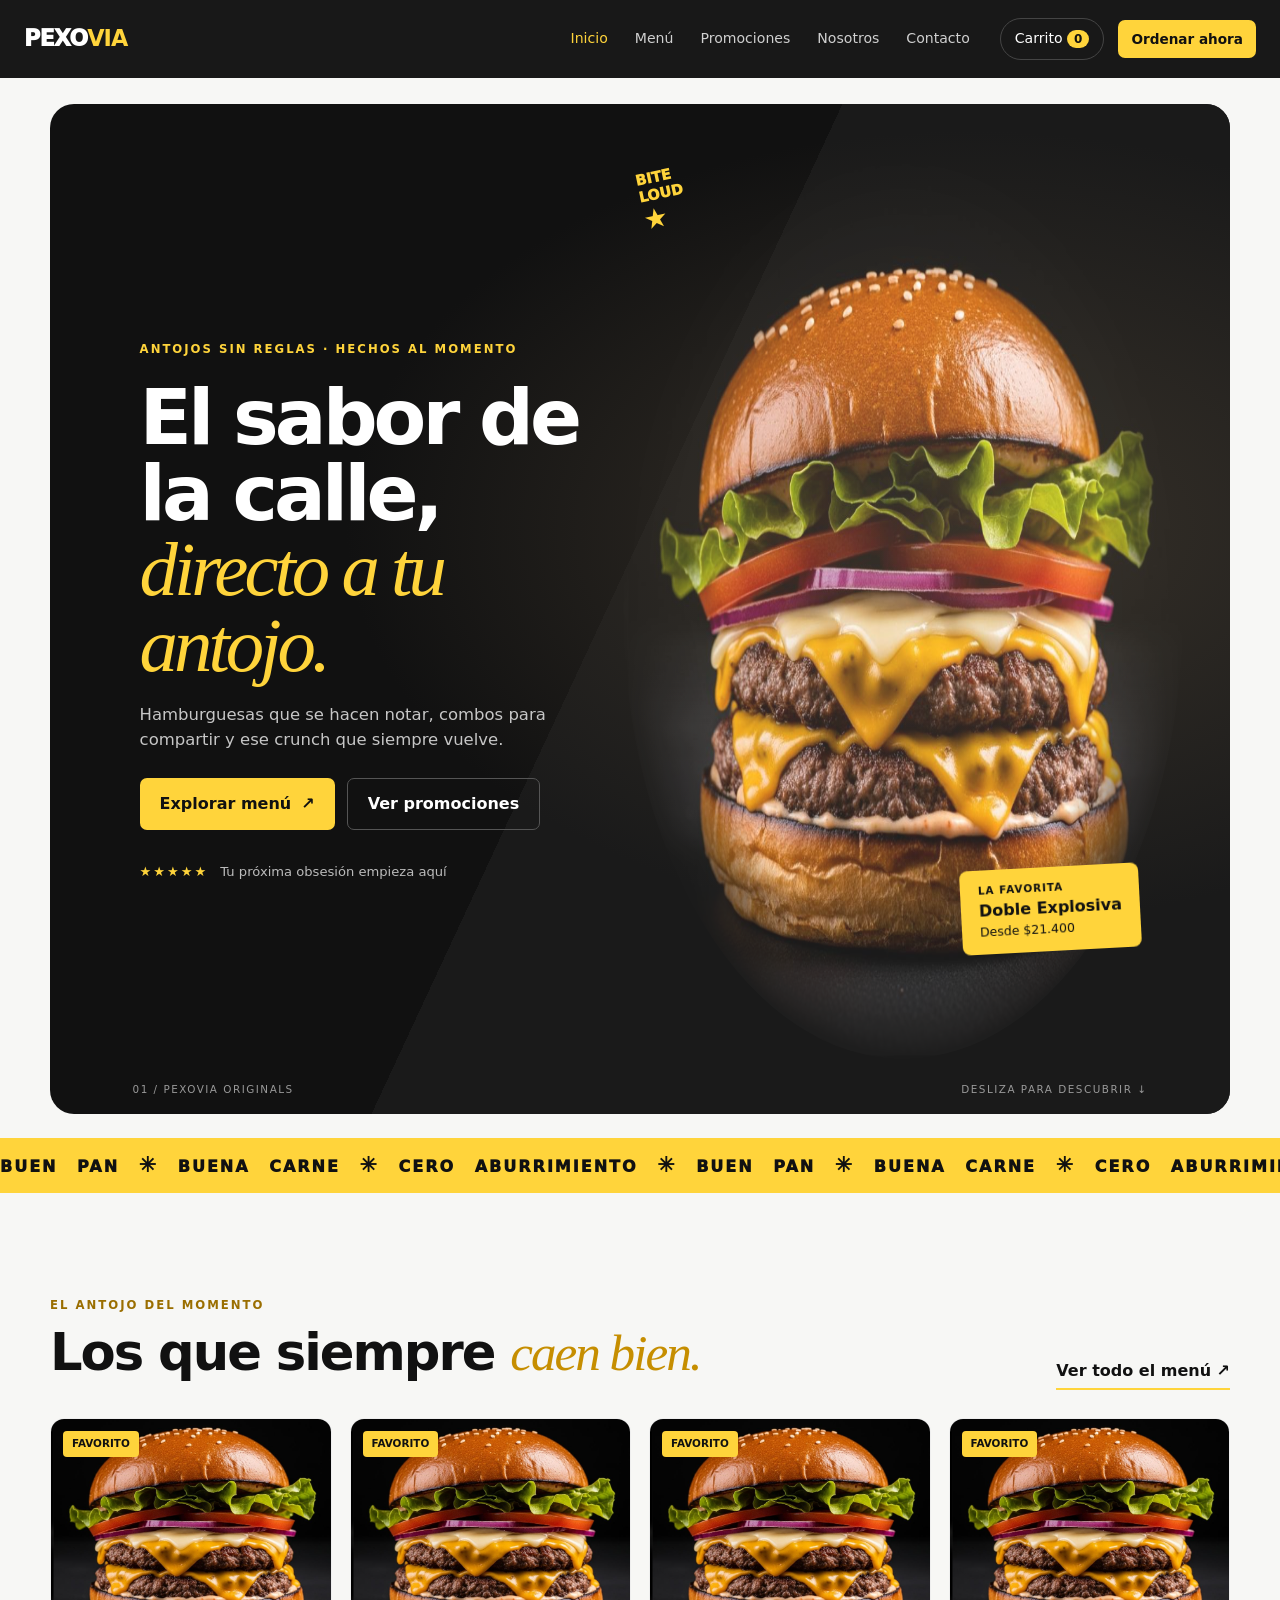
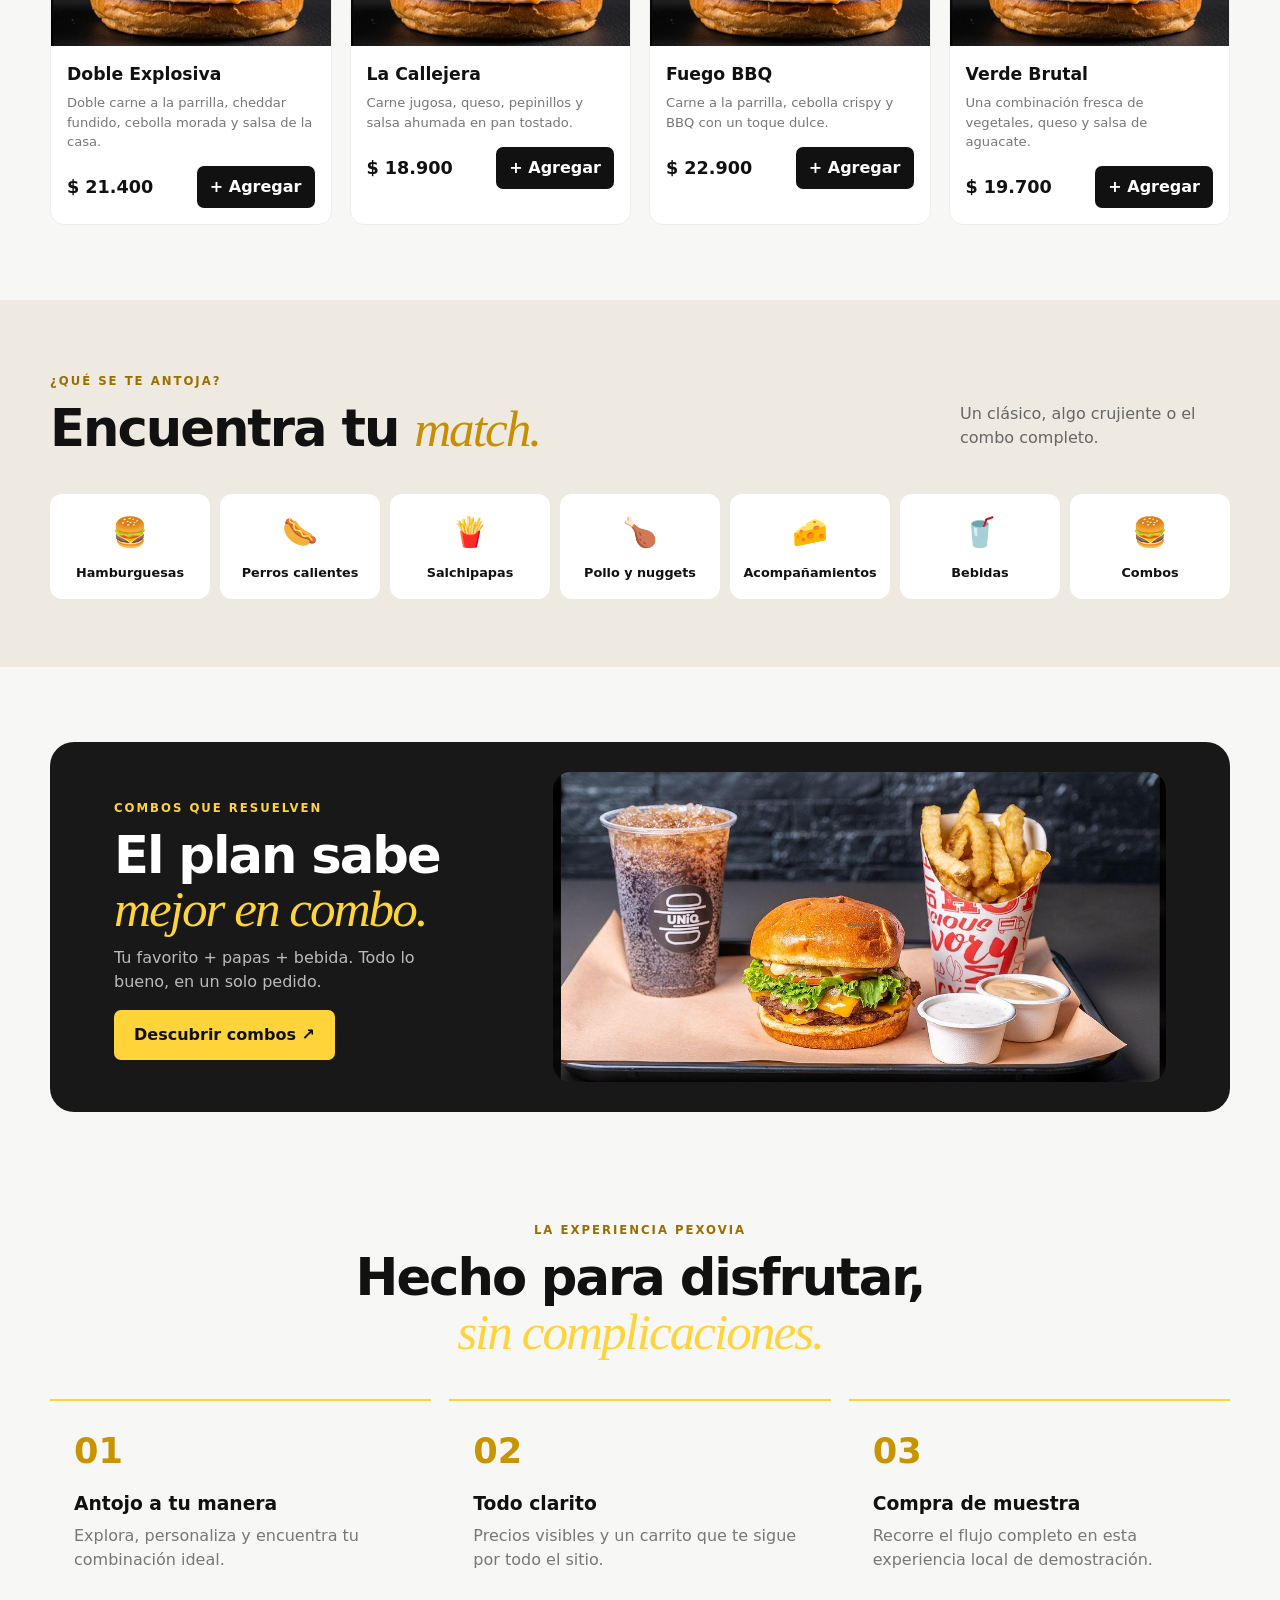
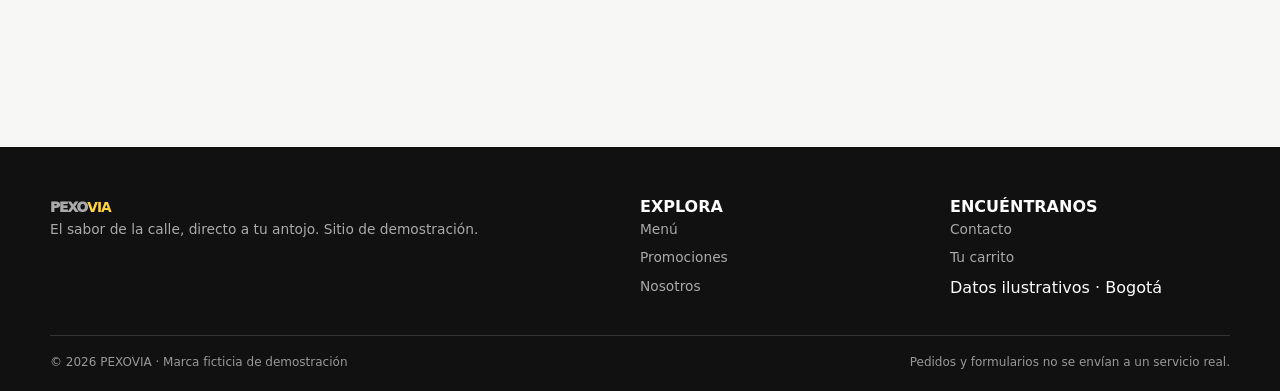
<file: index.html>
<!doctype html><html lang="es"><head><meta charset="utf-8"><meta name="viewport" content="width=device-width,initial-scale=1"><meta name="theme-color" content="#111111"><title>PEXOVIA — El sabor de la calle</title><meta name="description" content="Hamburguesas y antojos con personalidad. Explora el menú PEXOVIA y arma tu pedido de demostración."><link rel="stylesheet" href="css/styles.css"><script defer src="js/data.js"></script><script defer src="js/app.js"></script></head><body data-page="home"><div id="site-header"></div><main>
<section class="hero wrap"><div class="hero-copy"><span class="eyebrow">ANTOJOS SIN REGLAS · HECHOS AL MOMENTO</span><h1>El sabor de la calle,<br><em>directo a tu antojo.</em></h1><p>Hamburguesas que se hacen notar, combos para compartir y ese crunch que siempre vuelve.</p><div class="actions"><a class="btn btn-primary" href="pages/menu.html">Explorar menú <span>↗</span></a><a class="btn btn-ghost" href="pages/promociones.html">Ver promociones</a></div><div class="hero-note"><span class="stars">★★★★★</span><span>Tu próxima obsesión empieza aquí</span></div></div><div class="hero-art"><div class="hero-stamp">BITE<br>LOUD<br><b>★</b></div><img src="assets/burger.png" alt="Hamburguesa doble con queso, vegetales frescos y pan dorado" width="900" height="900"><div class="hero-tag"><small>LA FAVORITA</small><strong>Doble Explosiva</strong><span>Desde $21.400</span></div></div><div class="hero-bottom"><span>01 / PEXOVIA ORIGINALS</span><span>DESLIZA PARA DESCUBRIR ↓</span></div></section>
<section class="ticker"><div>BUEN PAN <i>✳</i> BUENA CARNE <i>✳</i> CERO ABURRIMIENTO <i>✳</i> BUEN PAN <i>✳</i> BUENA CARNE <i>✳</i> CERO ABURRIMIENTO <i>✳</i></div></section>
<section class="section wrap"><div class="section-head"><div><span class="eyebrow">EL ANTOJO DEL MOMENTO</span><h2>Los que siempre <em>caen bien.</em></h2></div><a class="text-link" href="pages/menu.html">Ver todo el menú ↗</a></div><div id="featured" class="product-grid"></div></section>
<section class="category-band"><div class="wrap"><div class="section-head"><div><span class="eyebrow">¿QUÉ SE TE ANTOJA?</span><h2>Encuentra tu <em>match.</em></h2></div><p>Un clásico, algo crujiente o el combo completo.</p></div><div class="category-grid" id="categories"></div></div></section>
<section class="promo-home wrap"><div><span class="eyebrow">COMBOS QUE RESUELVEN</span><h2>El plan sabe<br><em>mejor en combo.</em></h2><p>Tu favorito + papas + bebida. Todo lo bueno, en un solo pedido.</p><a class="btn btn-primary" href="pages/promociones.html">Descubrir combos ↗</a></div><img src="assets/combo.png" alt="Combo de hamburguesa PEXOVIA con papas y bebida" loading="lazy" width="1000" height="700"></section>
<section class="section testimonials"><div class="wrap"><span class="eyebrow">LA EXPERIENCIA PEXOVIA</span><h2>Hecho para disfrutar,<br><em>sin complicaciones.</em></h2><div class="benefits"><article><b>01</b><h3>Antojo a tu manera</h3><p>Explora, personaliza y encuentra tu combinación ideal.</p></article><article><b>02</b><h3>Todo clarito</h3><p>Precios visibles y un carrito que te sigue por todo el sitio.</p></article><article><b>03</b><h3>Compra de muestra</h3><p>Recorre el flujo completo en esta experiencia local de demostración.</p></article></div></div></section>
</main><div id="site-footer"></div></body></html>
</file>
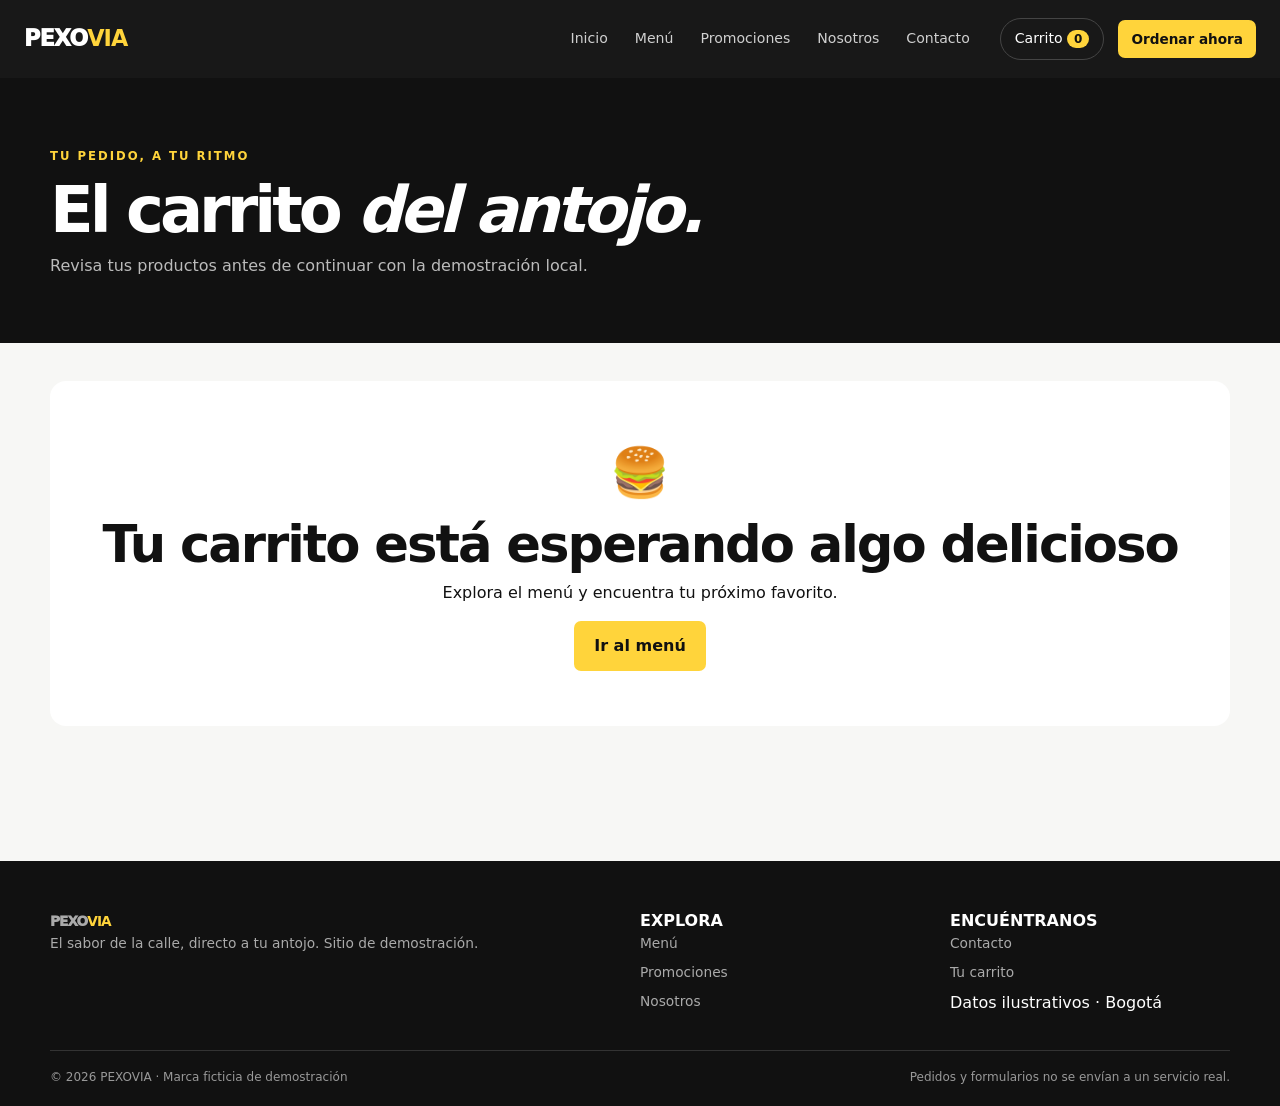
<file: pages/carrito.html>
<!doctype html><html lang="es"><head><meta charset="utf-8"><meta name="viewport" content="width=device-width,initial-scale=1"><title>Carrito — PEXOVIA</title><meta name="description" content="Revisa tu selección y prueba el flujo de pedido PEXOVIA."><link rel="stylesheet" href="../css/styles.css"><script defer src="../js/data.js"></script><script defer src="../js/app.js"></script></head><body data-page="cart"><div id="site-header"></div><main><section class="page-hero"><div class="wrap"><span class="eyebrow">TU PEDIDO, A TU RITMO</span><h1>El carrito <em>del antojo.</em></h1><p>Revisa tus productos antes de continuar con la demostración local.</p></div></section><section class="wrap section" style="padding-top:0"><div id="cart-state"></div></section></main><div id="site-footer"></div></body></html>
</file>
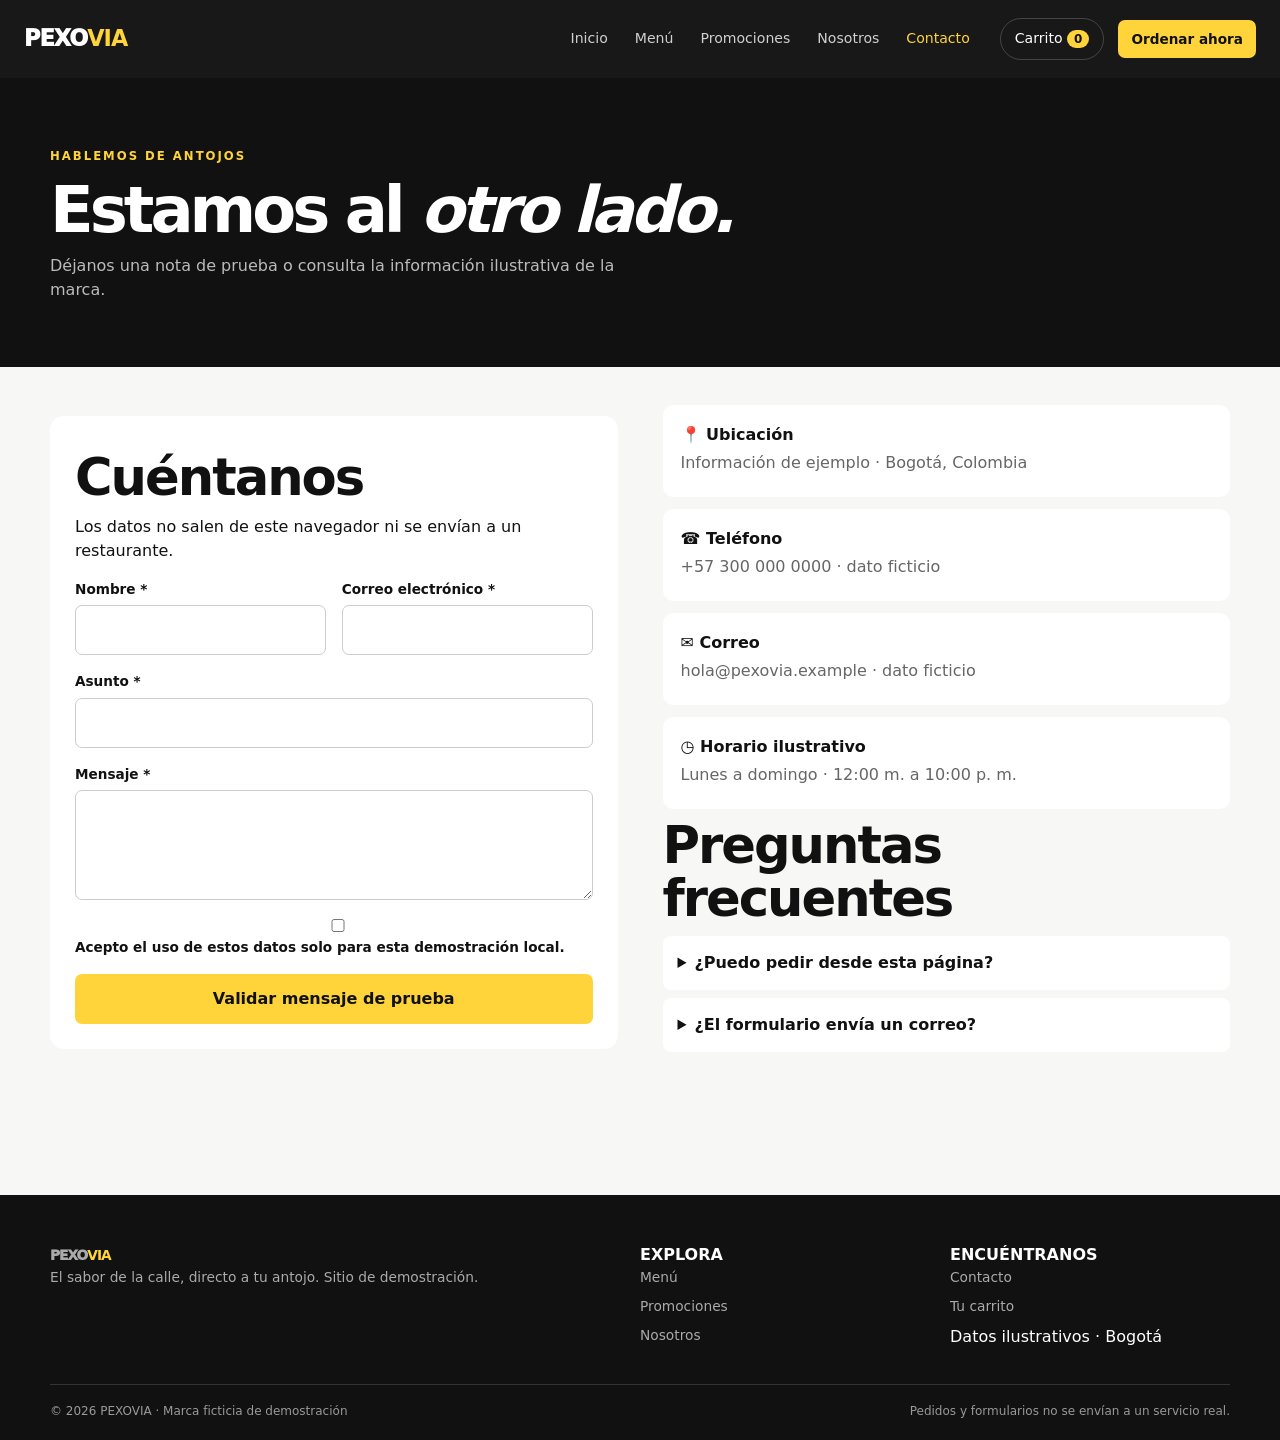
<file: pages/contacto.html>
<!doctype html><html lang="es"><head><meta charset="utf-8"><meta name="viewport" content="width=device-width,initial-scale=1"><title>Contacto — PEXOVIA</title><meta name="description" content="Escríbenos en este formulario de contacto demostrativo PEXOVIA."><link rel="stylesheet" href="../css/styles.css"><script defer src="../js/data.js"></script><script defer src="../js/app.js"></script></head><body data-page="contact"><div id="site-header"></div><main><section class="page-hero"><div class="wrap"><span class="eyebrow">HABLEMOS DE ANTOJOS</span><h1>Estamos al <em>otro lado.</em></h1><p>Déjanos una nota de prueba o consulta la información ilustrativa de la marca.</p></div></section><section class="wrap section" style="padding-top:0"><div class="contact-grid"><form id="contact-form" class="checkout-form"><h2>Cuéntanos</h2><p>Los datos no salen de este navegador ni se envían a un restaurante.</p><div id="contact-message" aria-live="polite"></div><div class="form-grid"><div class="form-field"><label for="contact-name">Nombre *</label><input id="contact-name" name="name" required minlength="2" autocomplete="name"></div><div class="form-field"><label for="contact-email">Correo electrónico *</label><input id="contact-email" type="email" name="email" required autocomplete="email"></div><div class="form-field full"><label for="contact-subject">Asunto *</label><input id="contact-subject" name="subject" required></div><div class="form-field full"><label for="contact-body">Mensaje *</label><textarea id="contact-body" name="message" required minlength="10"></textarea></div><div class="form-field full"><label><input type="checkbox" required> Acepto el uso de estos datos solo para esta demostración local.</label></div><div class="form-field full"><button class="btn btn-primary" type="submit">Validar mensaje de prueba</button></div></div></form><div><div class="contact-cards"><article><b>📍 Ubicación</b><p>Información de ejemplo · Bogotá, Colombia</p></article><article><b>☎ Teléfono</b><p>+57 300 000 0000 · dato ficticio</p></article><article><b>✉ Correo</b><p>hola@pexovia.example · dato ficticio</p></article><article><b>◷ Horario ilustrativo</b><p>Lunes a domingo · 12:00 m. a 10:00 p. m.</p></article></div><div class="faq"><h2>Preguntas frecuentes</h2><details><summary>¿Puedo pedir desde esta página?</summary><p>El carrito y el pedido son una demostración local. No se envía una orden real.</p></details><details><summary>¿El formulario envía un correo?</summary><p>No. Solo valida los datos y presenta una confirmación en pantalla.</p></details></div></div></div></section></main><div id="site-footer"></div></body></html>
</file>
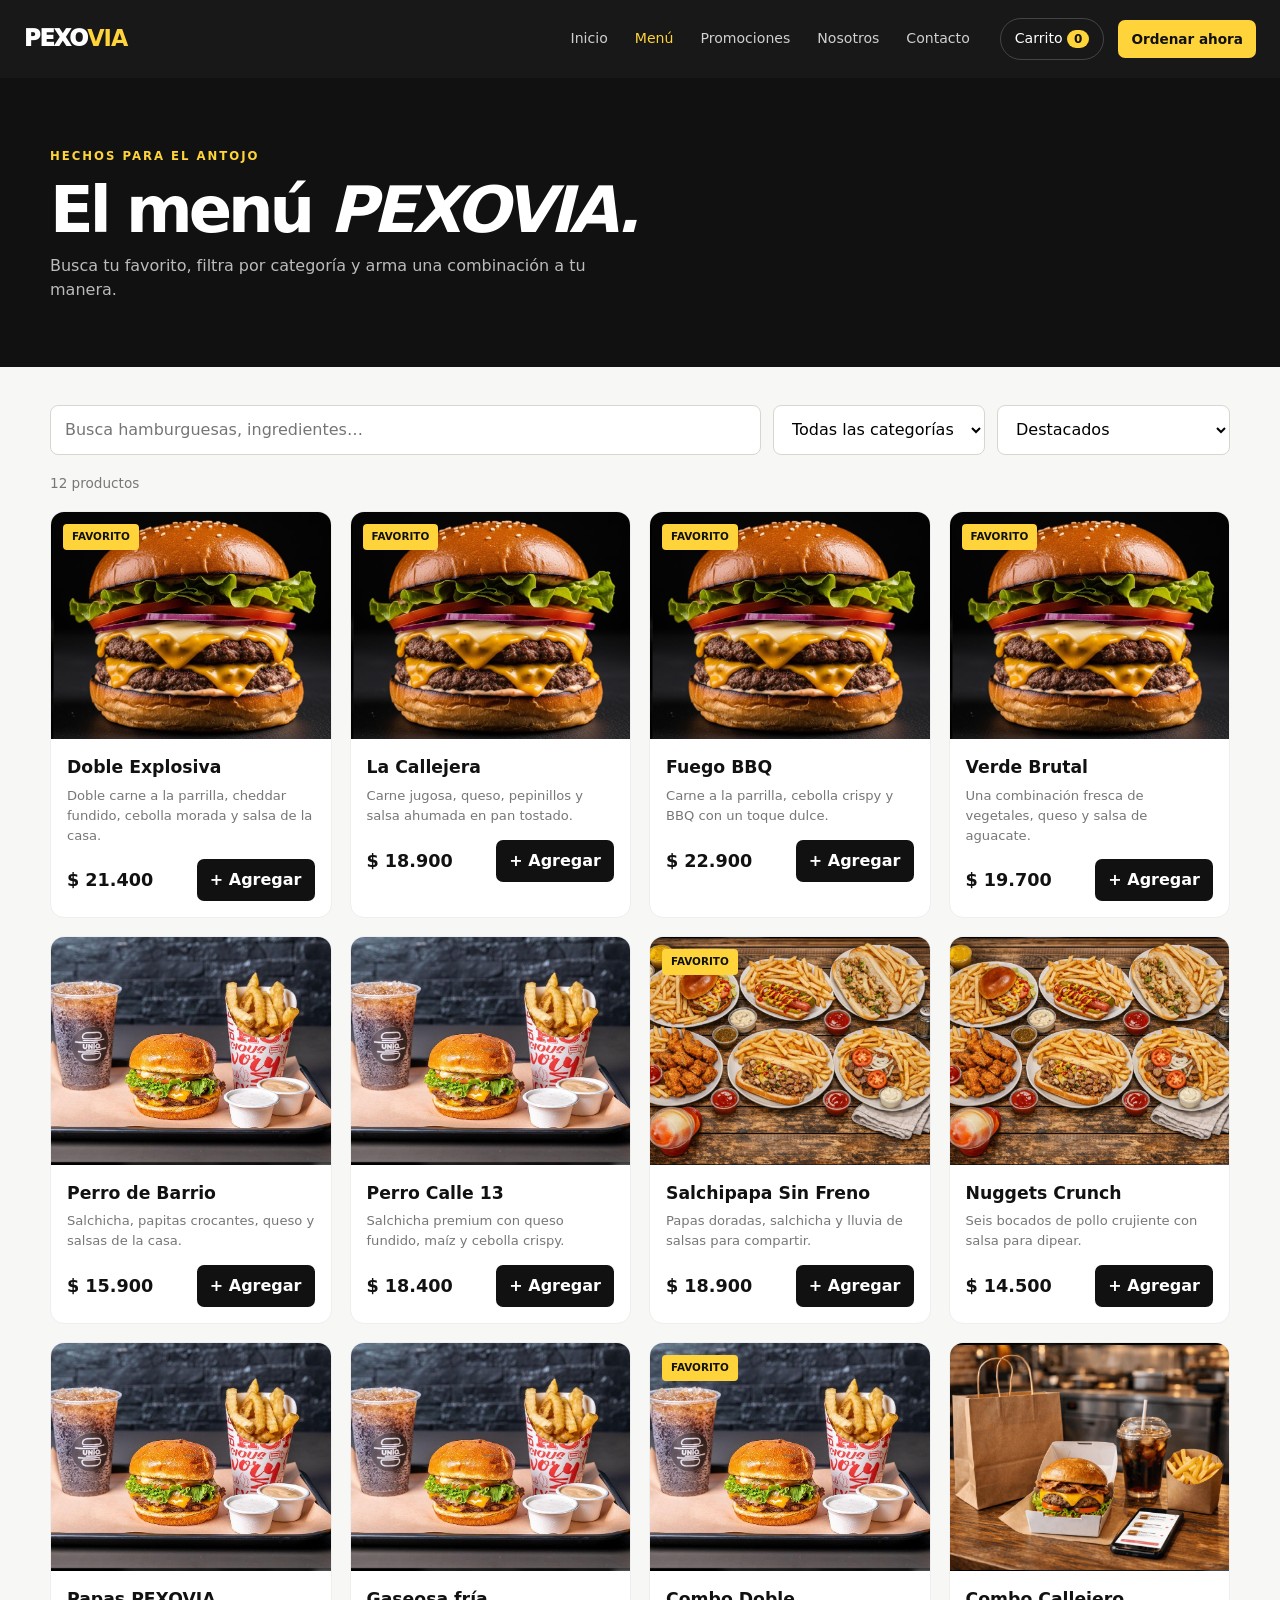
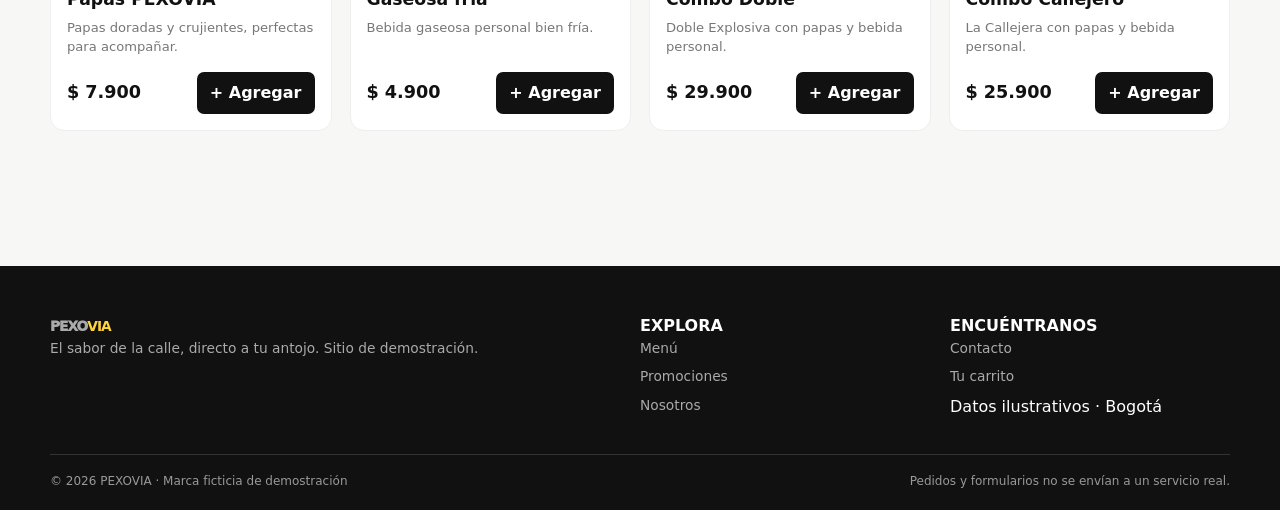
<file: pages/menu.html>
<!doctype html><html lang="es"><head><meta charset="utf-8"><meta name="viewport" content="width=device-width,initial-scale=1"><title>Menú — PEXOVIA</title><meta name="description" content="Explora hamburguesas, combos y antojos PEXOVIA."><link rel="stylesheet" href="../css/styles.css"><script defer src="../js/data.js"></script><script defer src="../js/app.js"></script></head><body data-page="menu"><div id="site-header"></div><main><section class="page-hero"><div class="wrap"><span class="eyebrow">HECHOS PARA EL ANTOJO</span><h1>El menú <em>PEXOVIA.</em></h1><p>Busca tu favorito, filtra por categoría y arma una combinación a tu manera.</p></div></section><section class="wrap section" style="padding-top:0"><div class="toolbar"><input id="search" type="search" placeholder="Busca hamburguesas, ingredientes…" aria-label="Buscar en el menú"><select id="category" aria-label="Filtrar por categoría"><option value="">Todas las categorías</option></select><select id="sort" aria-label="Ordenar productos"><option value="featured">Destacados</option><option value="price-asc">Precio: menor a mayor</option><option value="price-desc">Precio: mayor a menor</option><option value="name">Nombre: A a Z</option></select></div><p class="results-count" id="results-count" aria-live="polite"></p><div id="menu-products" class="product-grid"></div><div id="menu-empty" class="empty-state hidden"><h2>No encontramos ese antojo</h2><p>Prueba otra búsqueda o limpia los filtros.</p><button class="btn btn-primary" id="clear-filters">Limpiar filtros</button></div></section></main><div id="site-footer"></div></body></html>
</file>
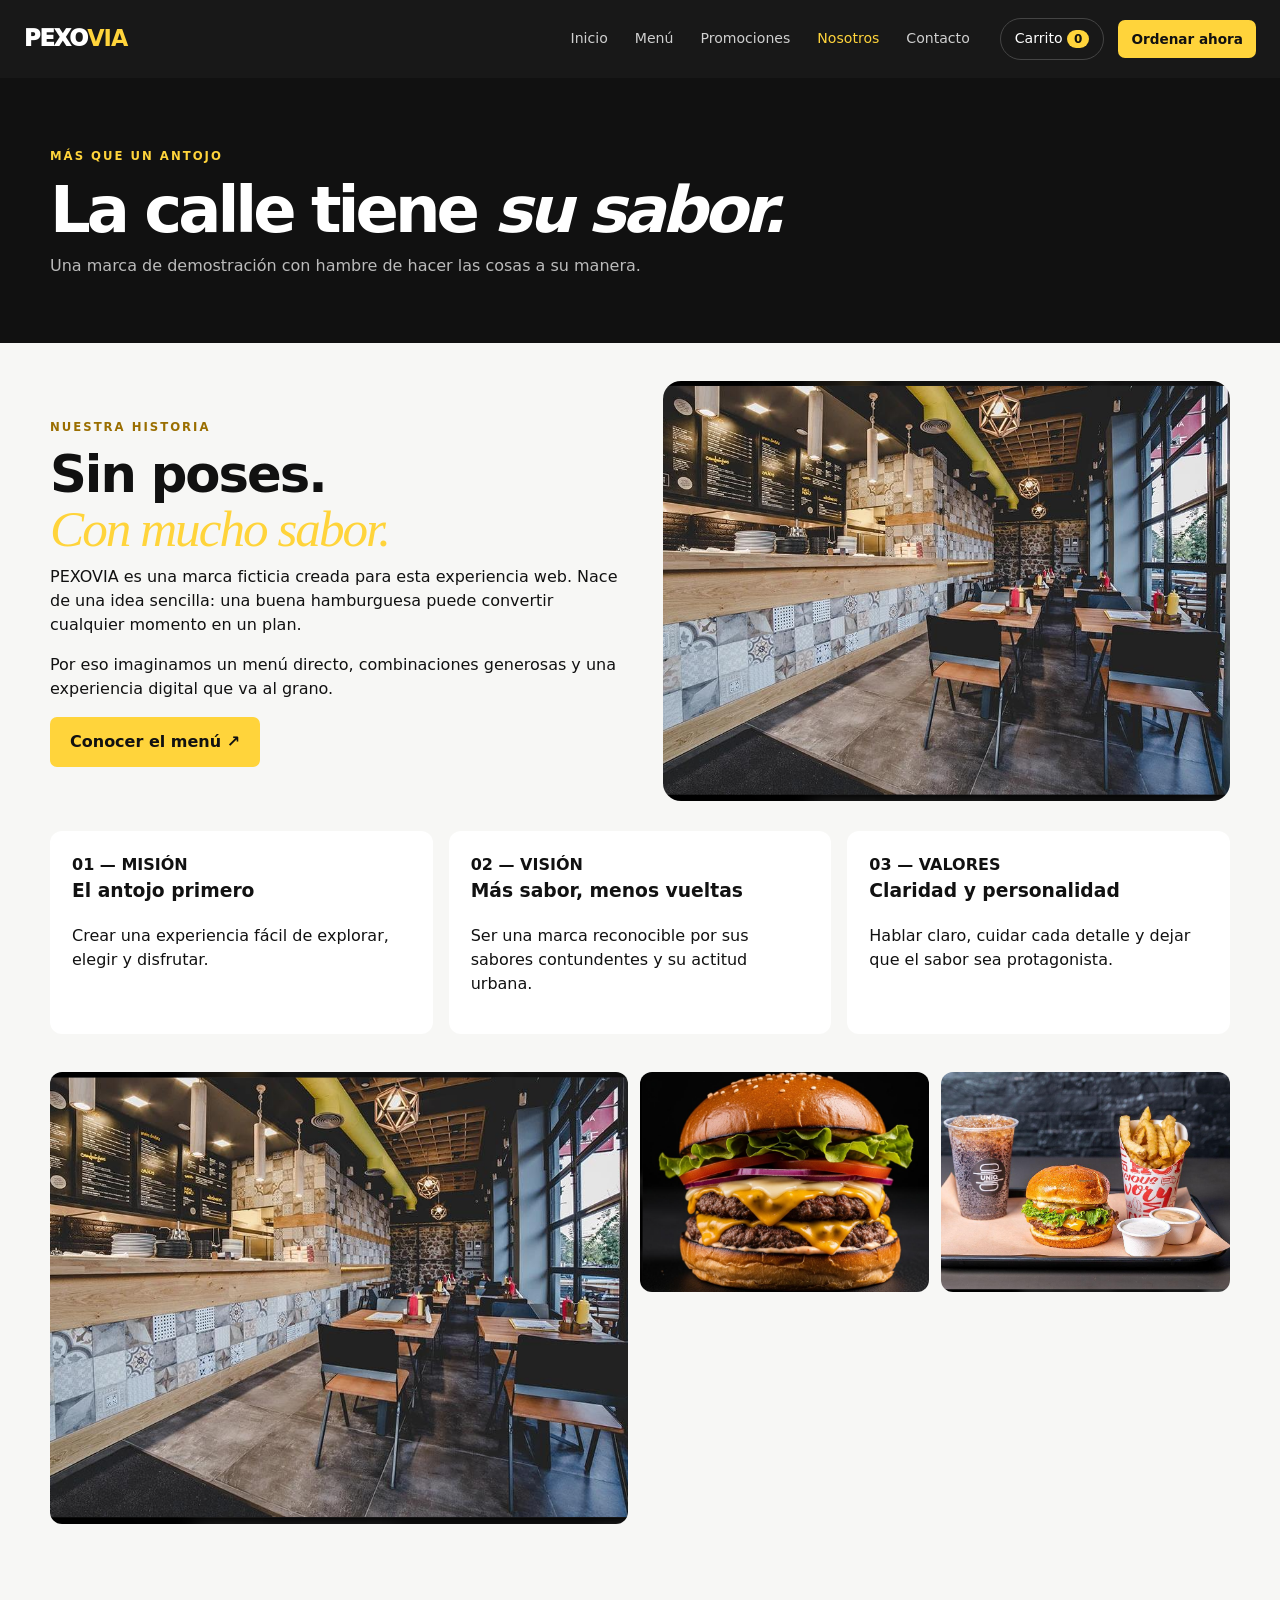
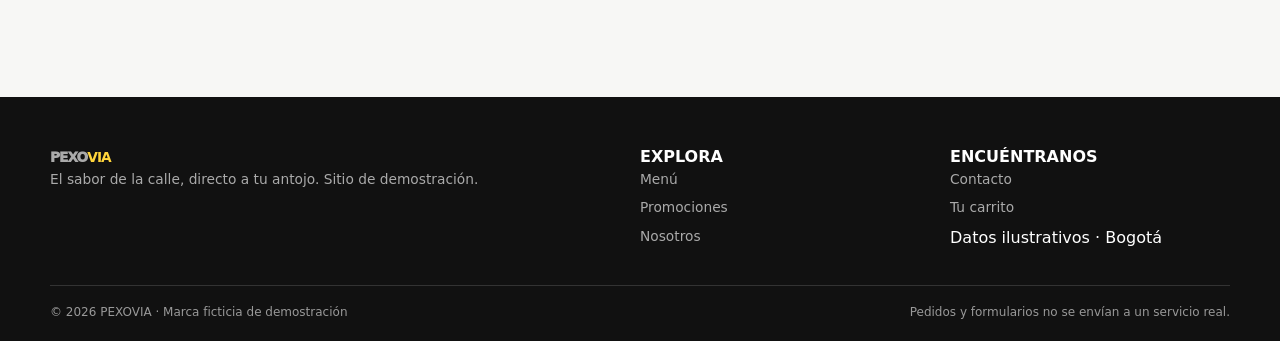
<file: pages/nosotros.html>
<!doctype html><html lang="es"><head><meta charset="utf-8"><meta name="viewport" content="width=device-width,initial-scale=1"><title>Nosotros — PEXOVIA</title><meta name="description" content="La personalidad y propuesta de PEXOVIA."><link rel="stylesheet" href="../css/styles.css"><script defer src="../js/data.js"></script><script defer src="../js/app.js"></script></head><body data-page="about"><div id="site-header"></div><main><section class="page-hero"><div class="wrap"><span class="eyebrow">MÁS QUE UN ANTOJO</span><h1>La calle tiene <em>su sabor.</em></h1><p>Una marca de demostración con hambre de hacer las cosas a su manera.</p></div></section><section class="wrap section" style="padding-top:0"><div class="about-grid"><div><span class="eyebrow">NUESTRA HISTORIA</span><h2>Sin poses.<br><em>Con mucho sabor.</em></h2><p>PEXOVIA es una marca ficticia creada para esta experiencia web. Nace de una idea sencilla: una buena hamburguesa puede convertir cualquier momento en un plan.</p><p>Por eso imaginamos un menú directo, combinaciones generosas y una experiencia digital que va al grano.</p><a class="btn btn-primary" href="menu.html">Conocer el menú ↗</a></div><img src="../assets/restaurant.png" alt="Interior cálido de un restaurante de comida rápida" loading="lazy"></div><div class="value-grid"><article><b>01 — MISIÓN</b><h3>El antojo primero</h3><p>Crear una experiencia fácil de explorar, elegir y disfrutar.</p></article><article><b>02 — VISIÓN</b><h3>Más sabor, menos vueltas</h3><p>Ser una marca reconocible por sus sabores contundentes y su actitud urbana.</p></article><article><b>03 — VALORES</b><h3>Claridad y personalidad</h3><p>Hablar claro, cuidar cada detalle y dejar que el sabor sea protagonista.</p></article></div><div class="gallery"><img src="../assets/restaurant.png" alt="Ambiente urbano de restaurante" loading="lazy"><img src="../assets/burger.png" alt="Hamburguesa doble" loading="lazy"><img src="../assets/combo.png" alt="Combo con papas y bebida" loading="lazy"></div></section></main><div id="site-footer"></div></body></html>
</file>
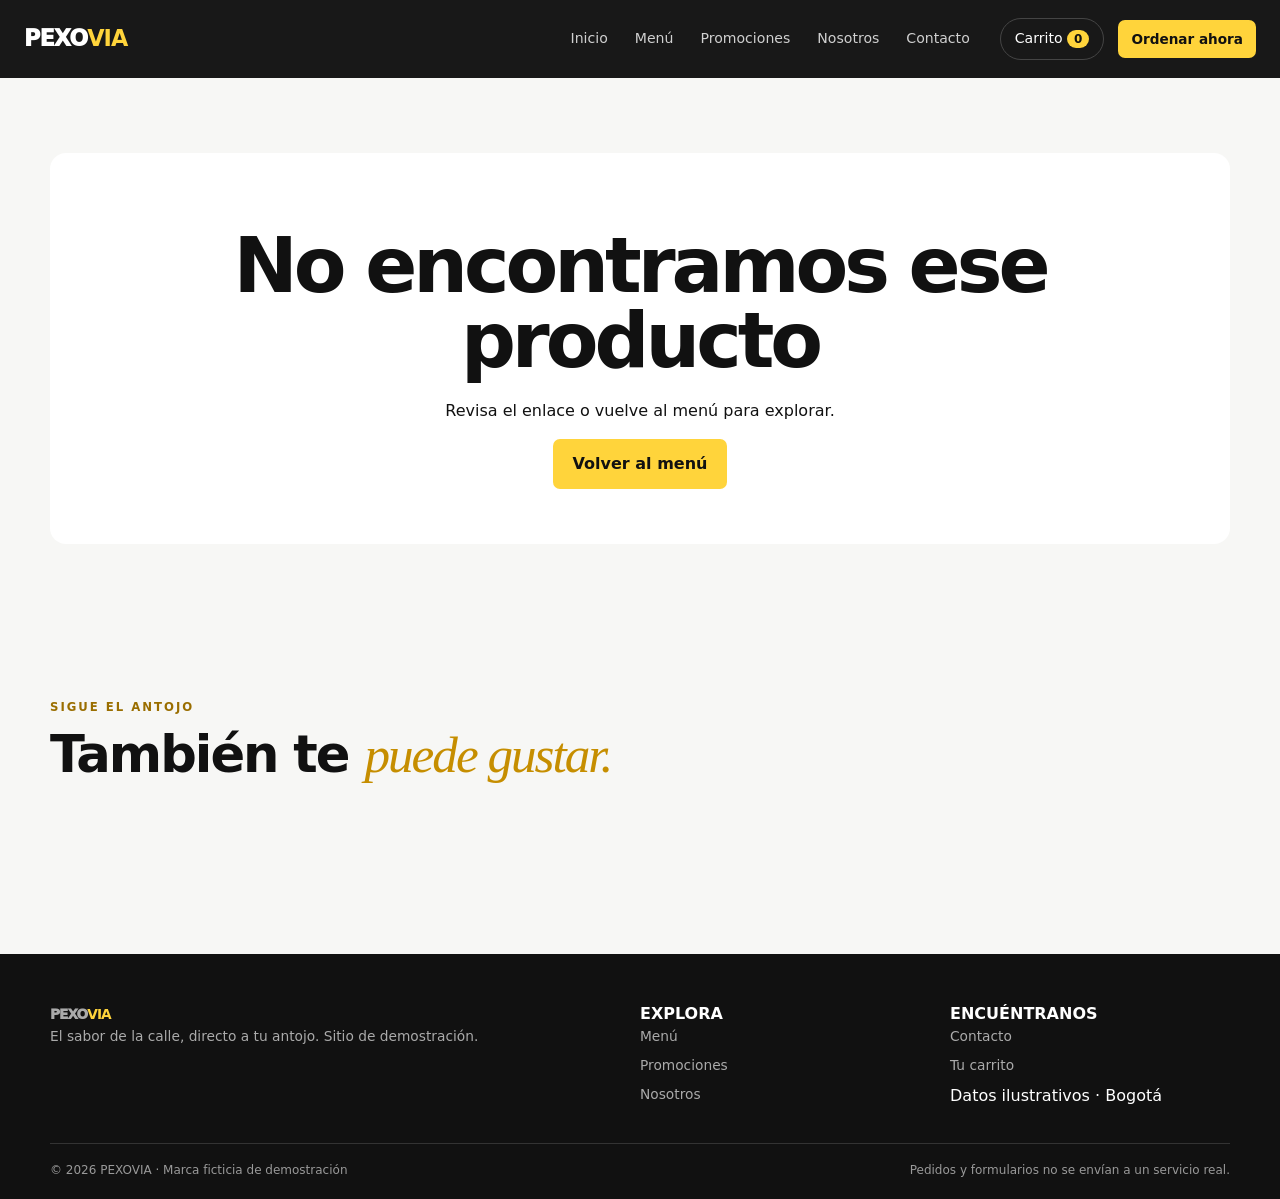
<file: pages/producto.html>
<!doctype html><html lang="es"><head><meta charset="utf-8"><meta name="viewport" content="width=device-width,initial-scale=1"><title>Producto — PEXOVIA</title><meta name="description" content="Conoce los ingredientes y personaliza tu favorito PEXOVIA."><link rel="stylesheet" href="../css/styles.css"><script defer src="../js/data.js"></script><script defer src="../js/app.js"></script></head><body data-page="product"><div id="site-header"></div><main><section class="wrap section"><div id="product-detail"></div></section><section class="wrap section"><div class="section-head"><div><span class="eyebrow">SIGUE EL ANTOJO</span><h2>También te <em>puede gustar.</em></h2></div></div><div id="related" class="product-grid"></div></section></main><div id="site-footer"></div></body></html>
</file>
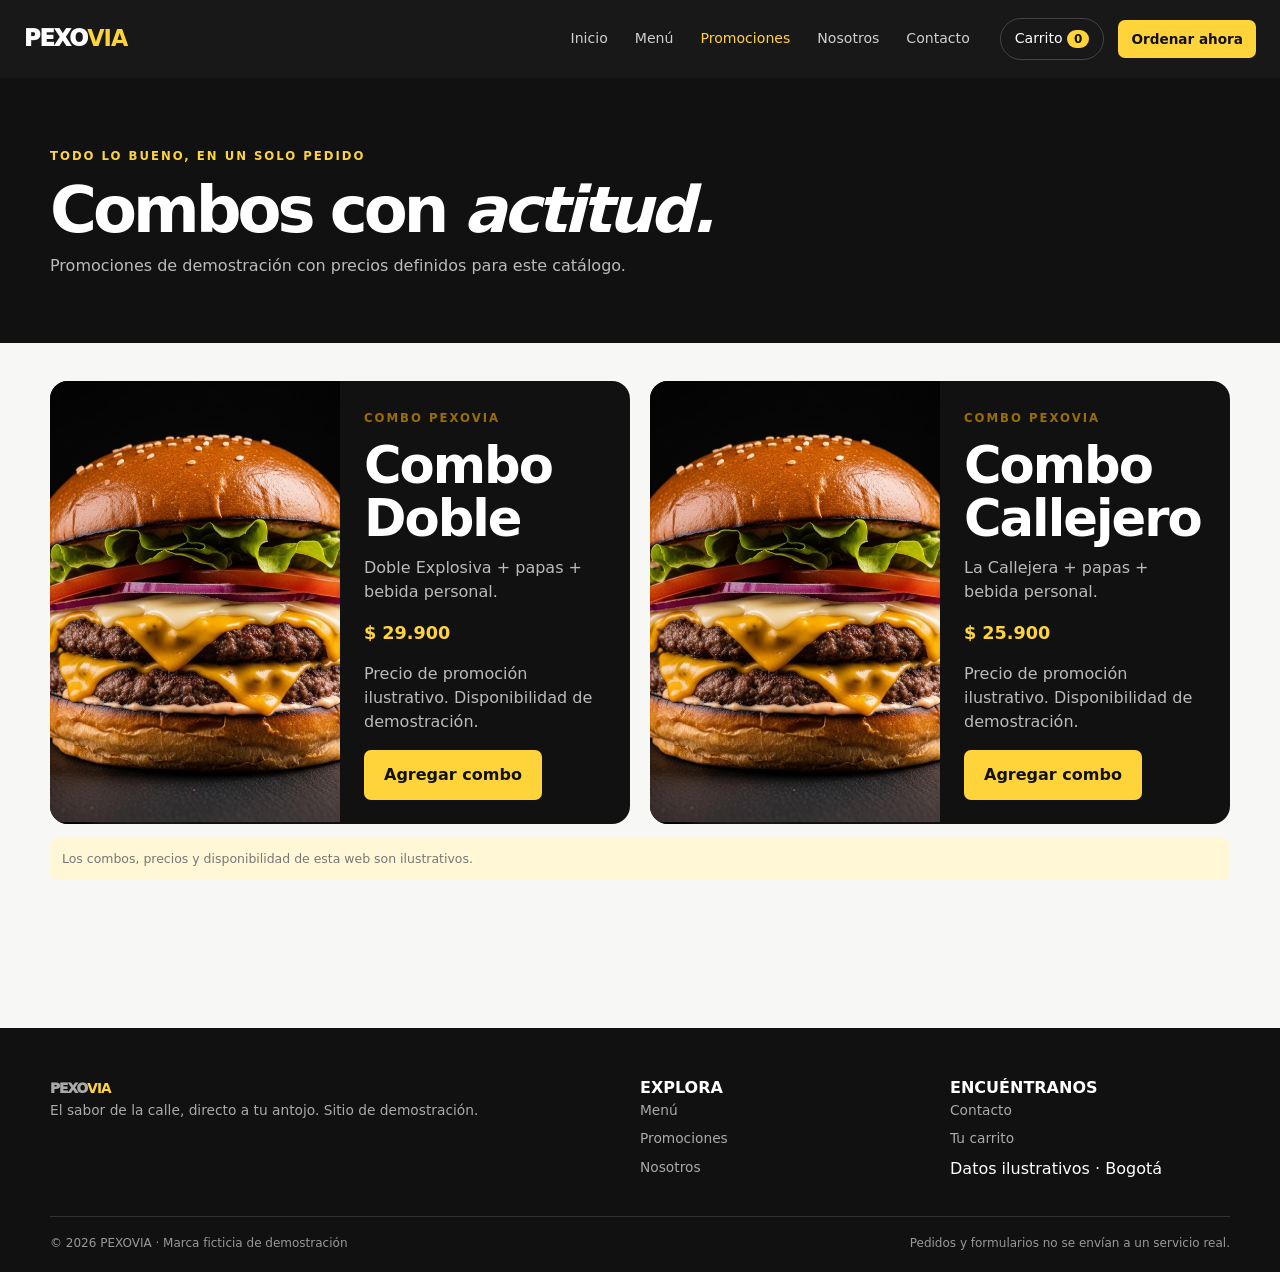
<file: pages/promociones.html>
<!doctype html><html lang="es"><head><meta charset="utf-8"><meta name="viewport" content="width=device-width,initial-scale=1"><title>Promociones — PEXOVIA</title><meta name="description" content="Combos PEXOVIA para disfrutar todo junto."><link rel="stylesheet" href="../css/styles.css"><script defer src="../js/data.js"></script><script defer src="../js/app.js"></script></head><body data-page="promos"><div id="site-header"></div><main><section class="page-hero"><div class="wrap"><span class="eyebrow">TODO LO BUENO, EN UN SOLO PEDIDO</span><h1>Combos con <em>actitud.</em></h1><p>Promociones de demostración con precios definidos para este catálogo.</p></div></section><section class="wrap section" style="padding-top:0"><div id="promo-grid" class="promo-grid"></div><p class="demo-note">Los combos, precios y disponibilidad de esta web son ilustrativos.</p></section></main><div id="site-footer"></div></body></html>
</file>
<file: css/styles.css>
:root{--black:#111;--yellow:#ffd43b;--white:#fff;--surface:#f7f7f5;--gray:#747474;--line:#e5e5e2;--orange:#ff7135;--radius:24px}*{box-sizing:border-box}html{scroll-behavior:smooth}body{margin:0;background:var(--surface);color:var(--black);font-family:Inter,ui-sans-serif,system-ui,-apple-system,"Segoe UI",sans-serif;line-height:1.5}img{display:block;max-width:100%}a{color:inherit;text-decoration:none}button,input,select,textarea{font:inherit}button,a{touch-action:manipulation}button:focus-visible,a:focus-visible,input:focus-visible,select:focus-visible,textarea:focus-visible{outline:3px solid #d58c00;outline-offset:3px}.wrap{width:min(1180px,calc(100% - 48px));margin:auto}.site-header{position:sticky;top:0;z-index:20;background:rgba(17,17,17,.97);color:#fff}.nav{width:min(1280px,calc(100% - 48px));height:78px;margin:auto;display:flex;align-items:center;gap:30px}.brand{font-weight:1000;font-size:1.4rem;letter-spacing:-1px}.brand b{color:var(--yellow)}.nav-links{display:flex;gap:27px;margin-left:auto}.nav-links a{font-size:.88rem;color:#d0d0d0}.nav-links a:hover,.nav-links a[aria-current=page]{color:var(--yellow)}.nav-actions{display:flex;align-items:center;gap:14px}.cart-link{border:1px solid #444;border-radius:999px;padding:9px 14px;font-size:.88rem}.cart-count{background:var(--yellow);color:#111;border-radius:50px;padding:2px 7px;font-size:.75rem;font-weight:800}.btn{display:inline-flex;align-items:center;justify-content:center;gap:10px;padding:13px 20px;border:0;border-radius:7px;font-weight:800;cursor:pointer;transition:.2s}.btn:hover{transform:translateY(-2px)}.btn-primary{background:var(--yellow);color:#111}.btn-primary:hover{background:#ffe36e}.btn-dark{background:#111;color:#fff}.btn-outline{background:transparent;border:1px solid #bbb}.btn-ghost{color:#fff;border:1px solid #555;background:transparent}.btn-small{padding:9px 13px;font-size:.85rem}.mobile-toggle{display:none;color:#fff;background:none;border:0;font-size:1.5rem}.hero{margin:26px auto 0;min-height:560px;background:#111;color:white;border-radius:var(--radius);position:relative;overflow:hidden;display:grid;grid-template-columns:1fr 1fr;align-items:center;padding:55px 7%;isolation:isolate}.hero:after{content:"";position:absolute;inset:0;background:radial-gradient(ellipse at 78% 42%,#373129 0,transparent 48%),linear-gradient(115deg,transparent 48%,#1a1a1a 48%);z-index:-1}.hero-copy{max-width:530px}.eyebrow{font-size:.73rem;font-weight:900;letter-spacing:2px;color:#9a6e00}.hero .eyebrow{color:var(--yellow)}h1,h2,h3,p{margin-top:0}h1{font-size:clamp(3rem,6vw,5.7rem);line-height:.98;letter-spacing:-4px;margin:20px 0}.hero h1 em,.section h2 em,.section-head h2 em,.promo-home h2 em{font-family:Georgia,serif;font-weight:400;color:var(--yellow)}.hero-copy p{color:#c6c6c6;max-width:440px;font-size:1.03rem}.actions{display:flex;gap:12px;margin:25px 0}.hero-note{display:flex;align-items:center;gap:12px;color:#bbb;font-size:.82rem;margin-top:32px}.stars{letter-spacing:2px;color:var(--yellow)}.hero-art{position:relative;min-width:0}.hero-art>img{width:112%;max-width:none;transform:translateX(-3%);mix-blend-mode:screen;border-radius:50%;mask-image:radial-gradient(ellipse,#000 52%,transparent 72%)}.hero-stamp{position:absolute;top:1%;left:0;color:var(--yellow);font-size:.9rem;font-weight:1000;line-height:1.15;transform:rotate(-12deg);z-index:2}.hero-stamp b{font-size:1.7rem}.hero-tag{position:absolute;right:0;bottom:12%;display:grid;background:var(--yellow);color:#111;padding:13px 18px;border-radius:8px;transform:rotate(-3deg)}.hero-tag small{font-size:.65rem;font-weight:900;letter-spacing:1px}.hero-tag strong{font-size:1rem}.hero-tag span{font-size:.78rem}.hero-bottom{position:absolute;bottom:16px;left:7%;right:7%;display:flex;justify-content:space-between;color:#999;font-size:.65rem;letter-spacing:1.5px}.ticker{background:var(--yellow);overflow:hidden;padding:12px 0;margin:24px 0}.ticker div{white-space:nowrap;font-weight:1000;letter-spacing:2px;word-spacing:12px}.ticker i{font-style:normal;font-size:1.3rem}.section{padding:75px 0}.section-head{display:flex;align-items:end;justify-content:space-between;gap:24px;margin-bottom:28px}.section-head h2,.section h2,.promo-home h2{font-size:clamp(2rem,4vw,3.4rem);letter-spacing:-2px;line-height:1.05;margin:10px 0}.section-head h2 em{color:#c68e00}.text-link{font-weight:800;border-bottom:2px solid var(--yellow);padding-bottom:5px}.product-grid{display:grid;grid-template-columns:repeat(4,1fr);gap:18px}.product-card{background:white;border-radius:14px;overflow:hidden;border:1px solid #eee;transition:.22s}.product-card:hover{transform:translateY(-5px);box-shadow:0 14px 35px #11111112}.product-image{position:relative;display:block;background:#e9e5de;aspect-ratio:1.23;overflow:hidden}.product-image img{width:100%;height:100%;object-fit:cover;transition:.35s}.product-card:hover .product-image img{transform:scale(1.04)}.product-image .badge{position:absolute;top:12px;left:12px;background:var(--yellow);padding:5px 9px;border-radius:4px;font-size:.65rem;font-weight:900}.product-info{padding:16px}.product-info h3{font-size:1.08rem;margin:0 0 5px}.product-info p{font-size:.82rem;color:#777;min-height:40px;margin-bottom:14px}.product-bottom{display:flex;align-items:center;justify-content:space-between}.price{font-weight:900;font-size:1.1rem}.add-button{background:#111;color:#fff;border:0;border-radius:7px;padding:9px 13px;font-weight:800;cursor:pointer}.add-button:hover{background:#ad6c00}.category-band{background:#eeeae1;padding:68px 0}.category-band .section-head p{max-width:270px;color:#666}.category-grid{display:grid;grid-template-columns:repeat(7,1fr);gap:10px}.category-pill{display:flex;flex-direction:column;align-items:center;justify-content:center;background:white;border-radius:12px;padding:17px 8px;gap:9px;text-align:center;font-size:.8rem;font-weight:800;transition:.2s}.category-pill span{font-size:1.8rem}.category-pill:hover{background:var(--yellow);transform:translateY(-3px)}.promo-home{display:grid;grid-template-columns:.8fr 1.2fr;align-items:center;gap:30px;background:#181818;color:white;border-radius:var(--radius);padding:30px 5%;margin-top:75px;margin-bottom:30px;overflow:hidden}.promo-home .eyebrow{color:var(--yellow)}.promo-home p{color:#bbb;max-width:360px}.promo-home img{width:100%;height:310px;object-fit:cover;border-radius:18px}.testimonials{text-align:center}.benefits{display:grid;grid-template-columns:repeat(3,1fr);gap:18px;text-align:left;margin-top:40px}.benefits article{padding:24px;border-top:2px solid var(--yellow)}.benefits article>b{font-size:2.2rem;color:#c89500}.benefits h3{margin:12px 0 6px}.benefits p{color:#777}.site-footer{background:#111;color:#fff;margin-top:60px;padding:48px 0 20px}.footer-grid{display:grid;grid-template-columns:2fr 1fr 1fr;gap:30px;padding-bottom:35px}.footer-grid p,.footer-grid a{color:#aaa;font-size:.86rem}.footer-links{display:grid;gap:8px}.footer-bottom{border-top:1px solid #333;padding-top:17px;color:#999;font-size:.75rem;display:flex;justify-content:space-between}.page-hero{background:#111;color:#fff;padding:65px 0;margin-bottom:38px}.page-hero h1{font-size:clamp(2.7rem,5vw,4.5rem);margin:12px 0}.page-hero p{color:#bbb;max-width:600px;margin-bottom:0}.page-hero .eyebrow{color:var(--yellow)}.toolbar{display:flex;gap:12px;flex-wrap:wrap;margin-bottom:18px}.field,.toolbar select,.toolbar input{border:1px solid #d7d7d2;border-radius:8px;padding:12px 14px;background:white}.toolbar input{flex:1;min-width:210px}.results-count{color:#777;font-size:.85rem;margin-bottom:18px}.empty-state{padding:55px 20px;text-align:center;background:white;border-radius:16px}.detail-layout{display:grid;grid-template-columns:1fr 1fr;gap:50px;align-items:start}.detail-image{background:#e9e5de;border-radius:18px;overflow:hidden}.detail-image img{width:100%;aspect-ratio:1/1;object-fit:cover}.detail-copy h1{font-size:clamp(2.5rem,4vw,4rem);letter-spacing:-2px;line-height:1.05}.detail-copy .price{font-size:1.5rem}.detail-copy p{color:#666}.ingredient-list{display:flex;flex-wrap:wrap;gap:8px;padding:0;list-style:none}.ingredient-list li{background:#eeeae1;border-radius:50px;padding:7px 12px;font-size:.8rem}.option-list{display:grid;gap:10px;margin:20px 0}.option-list label{display:flex;justify-content:space-between;gap:10px;padding:10px;border-bottom:1px solid #ddd}.quantity{width:80px;padding:10px;border:1px solid #ccc;border-radius:7px}.detail-action{display:flex;gap:12px;align-items:center}.promo-grid{display:grid;grid-template-columns:repeat(2,1fr);gap:20px}.promo-card{background:#111;color:#fff;border-radius:18px;overflow:hidden;display:grid;grid-template-columns:1fr 1fr}.promo-card img{height:100%;width:100%;object-fit:cover;min-height:260px}.promo-card>div{padding:24px}.promo-card p{color:#bbb}.promo-card .price{color:var(--yellow);margin:15px 0}.cart-layout{display:grid;grid-template-columns:1.5fr .8fr;gap:28px;align-items:start}.cart-lines{display:grid;gap:12px}.cart-line{background:#fff;border-radius:12px;padding:14px;display:grid;grid-template-columns:100px 1fr auto;gap:16px;align-items:center}.cart-line img{width:100px;height:90px;object-fit:cover;border-radius:8px}.cart-line h3{margin:0 0 5px}.cart-line small{display:block;color:#777}.cart-line-controls{display:flex;align-items:center;gap:8px}.cart-line-controls button{border:1px solid #ddd;background:#fff;border-radius:6px;padding:5px 10px;cursor:pointer}.remove{color:#b91c1c!important}.summary{background:#fff;padding:23px;border-radius:14px;position:sticky;top:100px}.summary h2{margin-top:0}.summary-row{display:flex;justify-content:space-between;padding:9px 0;border-bottom:1px solid #eee}.summary-total{font-size:1.2rem;font-weight:900;border:0}.summary .btn{width:100%;margin-top:15px}.demo-note{font-size:.78rem;color:#777;background:#fff7d6;padding:12px;border-radius:8px;margin-top:14px}.checkout-form{background:#fff;padding:25px;border-radius:14px}.form-grid{display:grid;grid-template-columns:1fr 1fr;gap:16px}.form-field{display:grid;gap:6px}.form-field.full{grid-column:1/-1}.form-field label{font-size:.85rem;font-weight:800}.form-field input,.form-field textarea,.form-field select{width:100%;padding:12px;border:1px solid #ccc;border-radius:7px}.form-field textarea{min-height:110px;resize:vertical}.notice{padding:13px;border-radius:8px;background:#fff4c2;color:#5c4700;margin:14px 0}.notice.success{background:#e9f6e9;color:#166534}.notice.error{background:#ffeded;color:#991b1b}.about-grid,.contact-grid{display:grid;grid-template-columns:1fr 1fr;gap:45px;align-items:center}.about-grid img,.contact-grid>img{border-radius:18px;width:100%;height:420px;object-fit:cover}.value-grid{display:grid;grid-template-columns:repeat(3,1fr);gap:16px;margin:30px 0}.value-grid article{background:#fff;padding:22px;border-radius:12px}.faq details{background:#fff;border-radius:8px;padding:15px;margin:8px 0}.faq summary{font-weight:800;cursor:pointer}.gallery{display:grid;grid-template-columns:2fr 1fr 1fr;gap:12px;margin:38px 0}.gallery img{width:100%;height:220px;object-fit:cover;border-radius:12px}.gallery img:first-child{height:452px;grid-row:span 2}.contact-cards{display:grid;gap:12px}.contact-cards article{background:white;padding:18px;border-radius:10px}.contact-cards p{margin:4px 0;color:#666}.order-confirmation{background:#fff;border-radius:16px;padding:28px}.order-confirmation h2{color:#176b32}.order-item{display:flex;justify-content:space-between;border-bottom:1px solid #eee;padding:9px 0}.hidden{display:none!important}.toast-region{position:fixed;right:20px;bottom:20px;z-index:60;display:grid;gap:8px}.toast{background:#111;color:#fff;padding:13px 18px;border-left:4px solid var(--yellow);border-radius:7px;box-shadow:0 8px 30px #0003}.menu-open{overflow:hidden}
@media(max-width:900px){.nav{gap:14px}.nav-links{gap:14px}.nav-links a{font-size:.8rem}.nav-actions .nav-order{display:none}.product-grid{grid-template-columns:repeat(2,1fr)}.category-grid{grid-template-columns:repeat(4,1fr)}.hero{padding:45px 5%;min-height:500px}.hero-bottom{left:5%;right:5%}.promo-card{grid-template-columns:1fr}.promo-card img{height:200px;min-height:0}.cart-layout{grid-template-columns:1fr .75fr}}
@media(max-width:680px){.wrap{width:min(100% - 32px,520px)}.nav{width:calc(100% - 32px);height:68px}.mobile-toggle{display:block;margin-left:auto}.nav-links{display:none;position:absolute;top:68px;left:0;right:0;background:#111;padding:15px 24px 24px;flex-direction:column;gap:0;border-top:1px solid #333}.nav-links.open{display:flex}.nav-links a{padding:13px 0;border-bottom:1px solid #282828;font-size:1rem}.nav-actions{gap:8px}.cart-link{padding:8px 10px;font-size:.8rem}.brand{font-size:1.25rem}.hero{width:calc(100% - 20px);margin-top:10px;grid-template-columns:1fr;padding:38px 24px 55px;min-height:0}.hero-copy{position:relative;z-index:2}.hero h1{font-size:3.2rem;letter-spacing:-2.5px}.hero-art{margin:-20px 0 -5px 15%;width:90%}.hero-art>img{width:100%}.hero-stamp{top:10%;left:-8%}.hero-tag{bottom:8%;right:-2%}.hero-bottom{font-size:.55rem;bottom:13px}.actions{flex-wrap:wrap}.section{padding:52px 0}.section-head{align-items:start;flex-direction:column;margin-bottom:20px}.section-head h2,.section h2,.promo-home h2{font-size:2.5rem}.product-grid{gap:11px}.product-info{padding:12px}.product-info p{font-size:.77rem;min-height:54px}.product-info h3{font-size:.95rem}.price{font-size:.96rem}.add-button{padding:8px;font-size:.75rem}.category-band{padding:50px 0}.category-grid{grid-template-columns:repeat(2,1fr)}.category-pill{flex-direction:row;justify-content:flex-start;padding:14px}.category-pill span{font-size:1.5rem}.promo-home{width:calc(100% - 20px);grid-template-columns:1fr;padding:27px;margin-top:35px}.promo-home img{height:220px}.benefits{grid-template-columns:1fr;gap:0}.benefits article{padding:18px 5px}.footer-grid{grid-template-columns:1fr 1fr}.footer-grid>div:first-child{grid-column:1/-1}.footer-bottom{gap:12px;flex-direction:column}.page-hero{padding:45px 0;margin-bottom:28px}.page-hero h1{font-size:3rem}.detail-layout,.about-grid,.contact-grid,.cart-layout{grid-template-columns:1fr;gap:25px}.detail-copy h1{font-size:2.7rem}.promo-grid{grid-template-columns:1fr}.cart-line{grid-template-columns:72px 1fr;gap:12px}.cart-line img{width:72px;height:72px}.cart-line-controls{grid-column:2;justify-content:space-between}.summary{position:static}.form-grid{grid-template-columns:1fr}.form-field.full{grid-column:auto}.about-grid img,.contact-grid>img{height:280px}.value-grid{grid-template-columns:1fr}.gallery{grid-template-columns:1fr 1fr}.gallery img:first-child{grid-column:span 2;grid-row:auto;height:240px}.gallery img{height:150px}}
@media(prefers-reduced-motion:reduce){*,*:before,*:after{scroll-behavior:auto!important;transition:none!important}}
</file>
